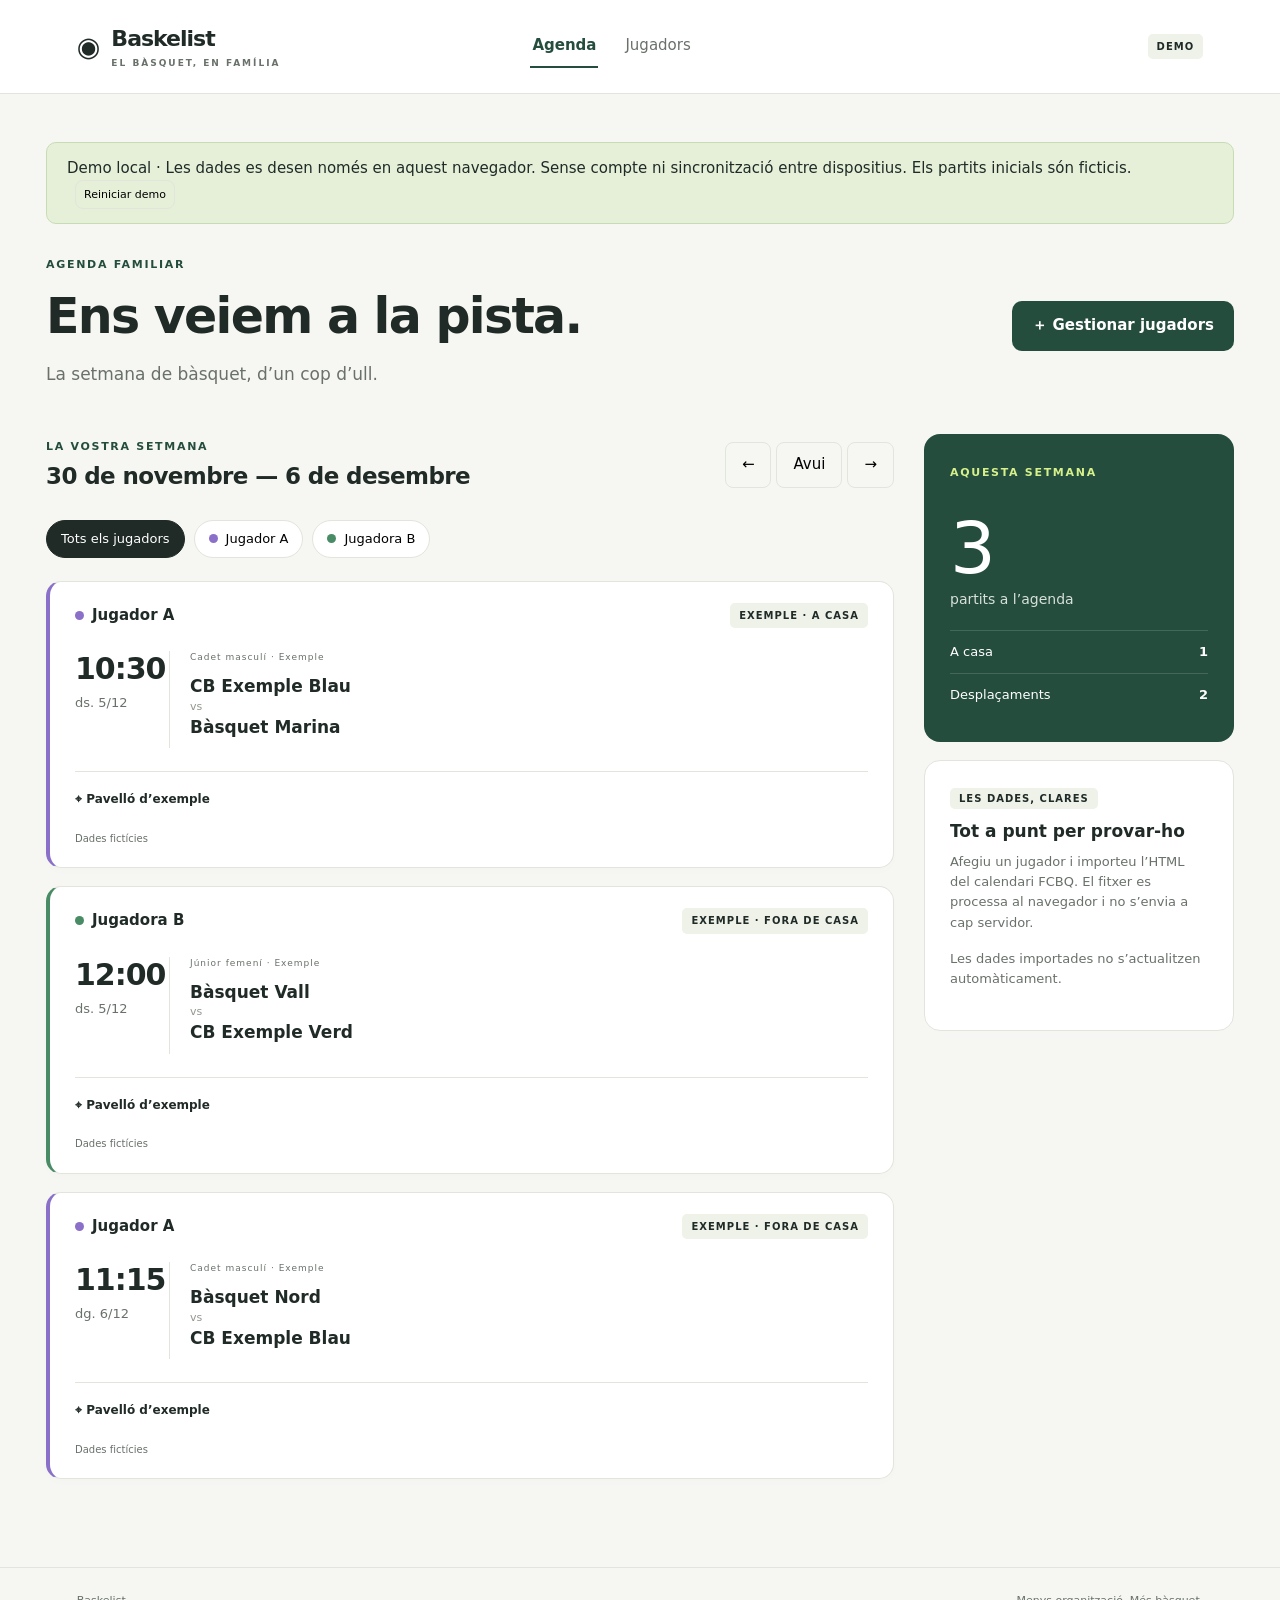
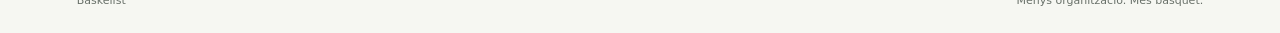
<file: docs/index.html>
<!doctype html><html lang="ca"><head><meta charset="utf-8"><meta name="viewport" content="width=device-width,initial-scale=1"><meta name="description" content="Baskelist: l’agenda de bàsquet de la família."><title>Baskelist · Agenda familiar</title><link rel="stylesheet" href="app.css"><script defer src="demo.js"></script></head><body><header><a class="brand" href="#agenda">◉ <span>Baskelist<small>EL BÀSQUET, EN FAMÍLIA</small></span></a><nav><a id="agenda-link" href="#agenda">Agenda</a><a id="players-link" href="#players">Jugadors</a></nav><span class="beta">DEMO</span></header><main><div class="notice">Demo local · Les dades es desen només en aquest navegador. Sense compte ni sincronització entre dispositius. Els partits inicials són ficticis. <button class="quiet" id="reset">Reiniciar demo</button></div><div id="message" role="status"></div><div id="app"></div></main><footer>Baskelist <span>Menys organització. Més bàsquet.</span></footer><dialog id="editor"><form id="playerform"><h2 id="dialog-title">Nou jugador</h2><input type="hidden" name="id"><label>Nom o àlies<input name="name" required maxlength="80"></label><label>Equip<input name="team" required maxlength="150"></label><label>Identificador FCBQ<input name="teamId" required pattern="[0-9]{1,12}" inputmode="numeric"></label><label>Competició<input name="competition" required maxlength="150"></label><label>Color<select name="color"><option value="violet">Violeta</option><option value="orange">Taronja</option><option value="green">Verd</option><option value="blue">Blau</option><option value="pink">Rosa</option></select></label><button class="primary wide">Desar perfil</button><button type="button" class="quiet wide" id="cancel">Cancel·lar</button></form></dialog></body></html>
</file>
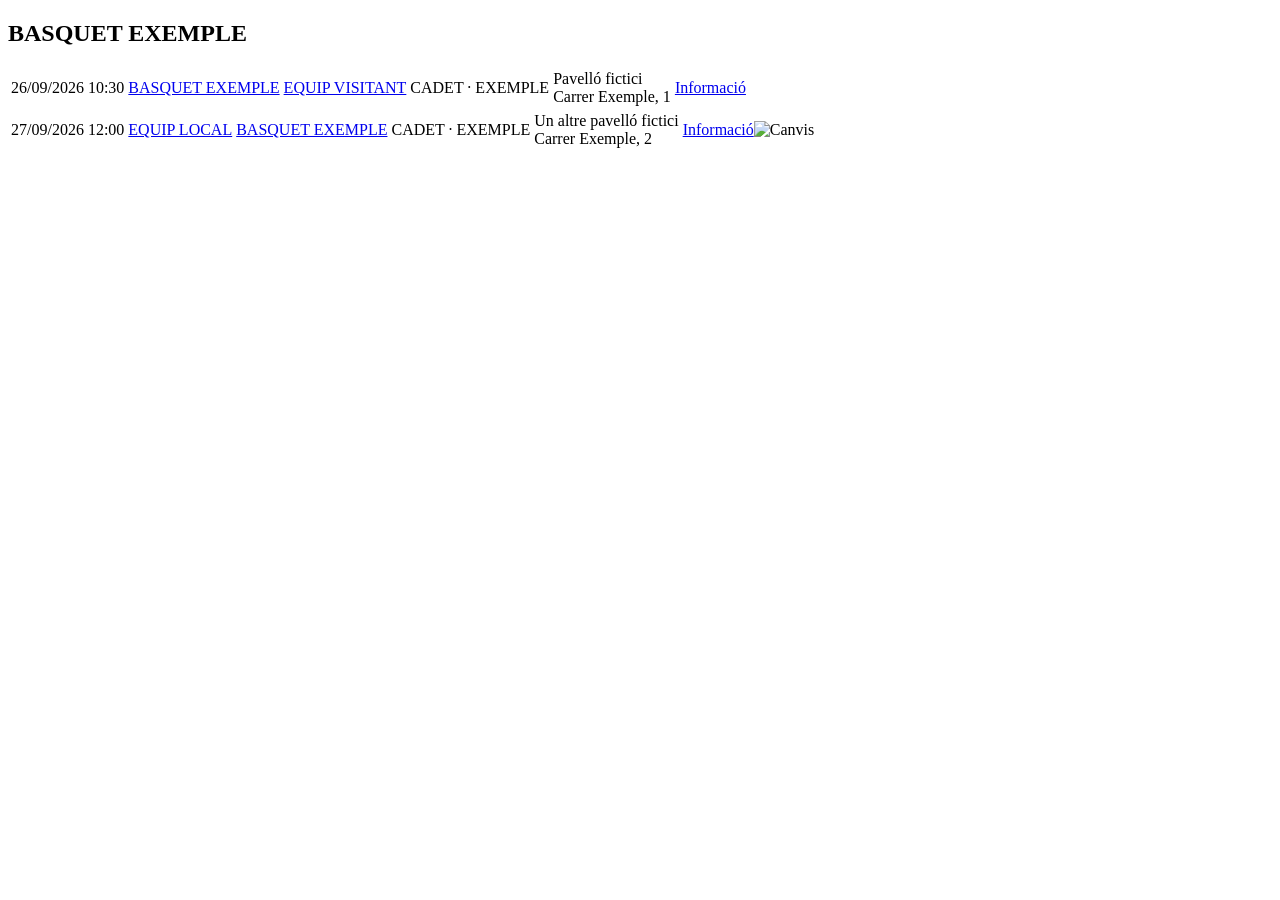
<file: examples/calendar.html>
<!doctype html><html lang="ca"><title>Calendari fictici per a proves</title><div id="calendar-team"><h2 id="titleCategory">BASQUET EXEMPLE</h2><table id="local"><tbody><tr><td>26/09/2026</td><td>10:30</td><td><a href="/equip/10001">BASQUET EXEMPLE</a></td><td><a href="/equip/10002">EQUIP VISITANT</a></td><td>CADET · EXEMPLE</td><td>Pavelló fictici<br>Carrer Exemple, 1</td><td><a href="/partits/llistatpartits/900001">Informació</a></td></tr></tbody></table><table id="local"><tbody><tr><td>27/09/2026</td><td>12:00</td><td><a href="/equip/10003">EQUIP LOCAL</a></td><td><a href="/equip/10001">BASQUET EXEMPLE</a></td><td>CADET · EXEMPLE</td><td>Un altre pavelló fictici<br>Carrer Exemple, 2</td><td><a href="/partits/llistatpartits/900002">Informació</a><img title="Canvis"></td></tr></tbody></table></div></html>
</file>
<file: docs/app.css>
:root{--ink:#202b28;--muted:#69716a;--paper:#f6f7f2;--line:#e1e5dc;--green:#254d3e;--lime:#d6f18b}*{box-sizing:border-box}body{margin:0;background:var(--paper);color:var(--ink);font:15px/1.55 system-ui,-apple-system,BlinkMacSystemFont,'Segoe UI',sans-serif}a{color:inherit;text-decoration:none}a:hover{text-decoration:underline}button,input,select{font:inherit}button,a,input,select{touch-action:manipulation}button{cursor:pointer}header{height:94px;display:flex;align-items:center;gap:45px;padding:0 6%;border-bottom:1px solid var(--line);background:#fff}header>form,header>.beta{margin-left:auto}.brand{display:flex;align-items:center;gap:12px;font-size:27px;font-weight:800;letter-spacing:-1px}.brand>span{font-size:22px}.brand small{display:block;font-size:9px;letter-spacing:2px;font-weight:600;color:var(--muted)}nav{display:flex;gap:25px;margin:auto}nav a{padding:9px 2px;color:var(--muted)}nav .active{color:var(--green);border-bottom:2px solid var(--green);font-weight:700}main{max-width:1260px;margin:auto;padding:48px 36px 70px;min-height:calc(100vh - 166px)}h1{font-size:clamp(32px,4vw,49px);line-height:1.14;letter-spacing:-1.7px;margin:12px 0 16px;font-weight:720}h2{font-size:23px;letter-spacing:-.6px;line-height:1.3}h3{font-size:17px;line-height:1.45;margin:9px 0}p{margin:8px 0 16px}.intro{color:var(--muted);font-size:17px}.eyebrow{font-size:11px;font-weight:750;letter-spacing:1.7px;color:var(--green)}.heading{display:flex;align-items:center;justify-content:space-between;margin-bottom:30px;gap:22px}.primary{display:inline-block;background:var(--green);color:white;border:0;border-radius:10px;padding:13px 20px;font-weight:650;white-space:nowrap}.primary:hover{background:#173d2f;text-decoration:none}.quiet{border:1px solid var(--line);background:transparent;padding:10px 16px;border-radius:8px}.wide{width:100%;margin-top:20px}.layout{display:grid;grid-template-columns:minmax(0,1fr) 310px;gap:30px}.weekbar{display:flex;align-items:center;justify-content:space-between;gap:12px}.weekbar h2{margin:5px 0}.weeknav{display:flex;gap:5px}.weeknav a{background:#fff;border:1px solid var(--line);padding:7px 13px;border-radius:8px}.filters{display:flex;gap:9px;flex-wrap:wrap;margin:23px 0}.chip{padding:8px 14px;background:#fff;border:1px solid var(--line);border-radius:24px;font-size:13px}.selected{background:var(--ink);color:white;border-color:var(--ink)}.dot{display:inline-block;width:9px;height:9px;border-radius:50%;background:var(--accent);margin-right:8px}.violet{--accent:#8a70c8}.orange{--accent:#dc854b}.green{--accent:#498b65}.blue{--accent:#518ac2}.pink{--accent:#c86d92}.game{background:#fff;border:1px solid var(--line);border-left:4px solid var(--accent);border-radius:15px;margin-bottom:18px;padding:21px 25px;box-shadow:0 4px 10px #20342a03}.game-top{display:flex;justify-content:space-between;align-items:center;gap:10px}.playerlabel{font-weight:700}.badge,.beta{font-size:10px;letter-spacing:1px;background:#eef2e9;padding:5px 9px;border-radius:5px;font-weight:700}.match{display:grid;grid-template-columns:95px 1fr;gap:20px;margin:23px 0}.time{font-size:30px;line-height:1.2;letter-spacing:-1px;font-weight:750;padding-right:15px;border-right:1px solid var(--line)}.time small{display:block;font-size:13px;color:var(--muted);letter-spacing:0;font-weight:500;margin-top:8px}.competition{font-size:9px;letter-spacing:1px;color:var(--muted);margin:0}.versus{display:block;color:#92988e;font-weight:400;font-size:11px}.venue{display:flex;justify-content:space-between;align-items:center;gap:15px;border-top:1px solid var(--line);padding-top:15px}.venue strong{font-size:12px}.venue p{font-size:12px;color:var(--muted);margin:3px 0}.maplink{font-size:12px;white-space:nowrap;color:var(--green);font-weight:700}.game-foot{display:flex;justify-content:space-between;margin-top:17px;font-size:10px;color:var(--muted)}.summary{background:var(--green);border-radius:16px;padding:26px;color:white}.summary .eyebrow{color:var(--lime)}.bignumber{font-size:72px;letter-spacing:-4px;line-height:1.2;margin:22px 0}.bignumber span{display:block;font-size:14px;letter-spacing:0;color:#d7e1da}.summaryline{display:flex;justify-content:space-between;padding:11px 0;border-top:1px solid #ffffff25;font-size:13px}.panel{background:#fff;border:1px solid var(--line);border-radius:16px;padding:25px}.aside-note{margin-top:18px}.aside-note p{font-size:13px;color:var(--muted)}.empty{text-align:center;padding:50px 24px}.empty p{color:var(--muted)}.emptyicon{font-size:50px;color:#7d9178}.notice{padding:14px 20px;background:#e6f0d8;border:1px solid #c8dcb3;border-radius:10px;margin-bottom:24px}.warning{background:#fff2d9;padding:10px;border-radius:6px;font-size:12px}label{display:block;font-size:12px;font-weight:650;margin-top:17px}input,select{display:block;width:100%;padding:12px;border:1px solid #ccd2c6;border-radius:8px;margin-top:6px;background:#fff;color:var(--ink);min-width:0}input:focus,select:focus{outline:2px solid #86a875;outline-offset:2px}a:focus-visible,button:focus-visible{outline:3px solid #9eba64;outline-offset:3px}small,.muted{font-size:11px;color:var(--muted)}.playercard{margin-bottom:20px}.playercard h2{margin:0}.importform{border-top:1px solid var(--line);margin-top:20px;padding-top:1px}.importform button{margin-top:12px}.danger{border:0;background:none;color:#a64135;font-size:12px;padding:0;margin-top:22px}.profileform h2{margin-top:0}.auth{display:grid;grid-template-columns:1.15fr 1fr;align-items:center;gap:70px;padding:30px 0}.auth h1{font-size:54px}.auth em{font-style:normal;color:#60804e}.authform{padding:35px}.authform h2{font-size:28px;margin-bottom:7px}.authform p{font-size:13px;color:var(--muted)}.center{text-align:center;margin-top:22px}.center a{color:var(--green);font-weight:650}.court{height:210px;background:var(--green);border-radius:14px;margin-top:32px;position:relative;overflow:hidden;border:12px solid var(--green)}.court:before{content:'';position:absolute;inset:6px;border:1px solid #d6f18b66;border-radius:4px}.court:after{content:'';position:absolute;left:50%;top:6px;bottom:6px;border-left:1px solid #d6f18b66}.court div{position:absolute;width:95px;height:95px;border:1px solid #d6f18b66;border-radius:50%;left:calc(50% - 47px);top:calc(50% - 47px)}.court span{position:absolute;bottom:20px;left:20px;color:var(--lime);font-size:9px;letter-spacing:2px;background:var(--green);z-index:1;padding:6px}footer{display:flex;justify-content:space-between;border-top:1px solid var(--line);padding:24px 6%;font-size:11px;color:var(--muted)}@media(max-width:900px){.layout{grid-template-columns:minmax(0,1fr) 275px;gap:18px}.auth{gap:30px}.auth h1{font-size:40px}.game{padding:18px}.venue{align-items:flex-start;flex-direction:column}}@media(max-width:680px){header{height:78px;padding:0 18px;gap:15px}.brand>span{font-size:17px}.brand{font-size:22px;gap:7px}.brand small{font-size:7px}nav{gap:12px;font-size:13px}header .quiet{padding:7px;font-size:11px}main{padding:28px 18px 45px}.heading{display:block}.heading>.primary,.heading>.quiet{margin-top:6px}.layout{grid-template-columns:1fr}.layout>aside{margin-top:10px}.weekbar h2{font-size:18px}.weeknav a{padding:6px 10px}.match{grid-template-columns:78px 1fr;gap:14px}.time{font-size:26px}.game h3{font-size:15px}.auth{grid-template-columns:1fr;padding-top:0;gap:22px}.auth h1{font-size:39px}.court{display:none}.authform{padding:24px}.game-foot{gap:12px}.summary{padding:22px}.bignumber{font-size:48px}.bignumber span{display:inline;margin-left:14px}footer span{display:none}.beta{font-size:8px}.heading h1{font-size:34px}}
dialog{border:1px solid var(--line);border-radius:18px;padding:28px;width:min(450px,94vw);max-height:90vh;overflow:auto;color:var(--ink)}dialog::backdrop{background:#13291c88;backdrop-filter:blur(3px)}.notice .quiet{font-size:11px;padding:5px 8px;margin-left:8px}.cardactions{display:flex;gap:12px;align-items:center}.sectiontitle{margin:26px 0 10px}
</file>
